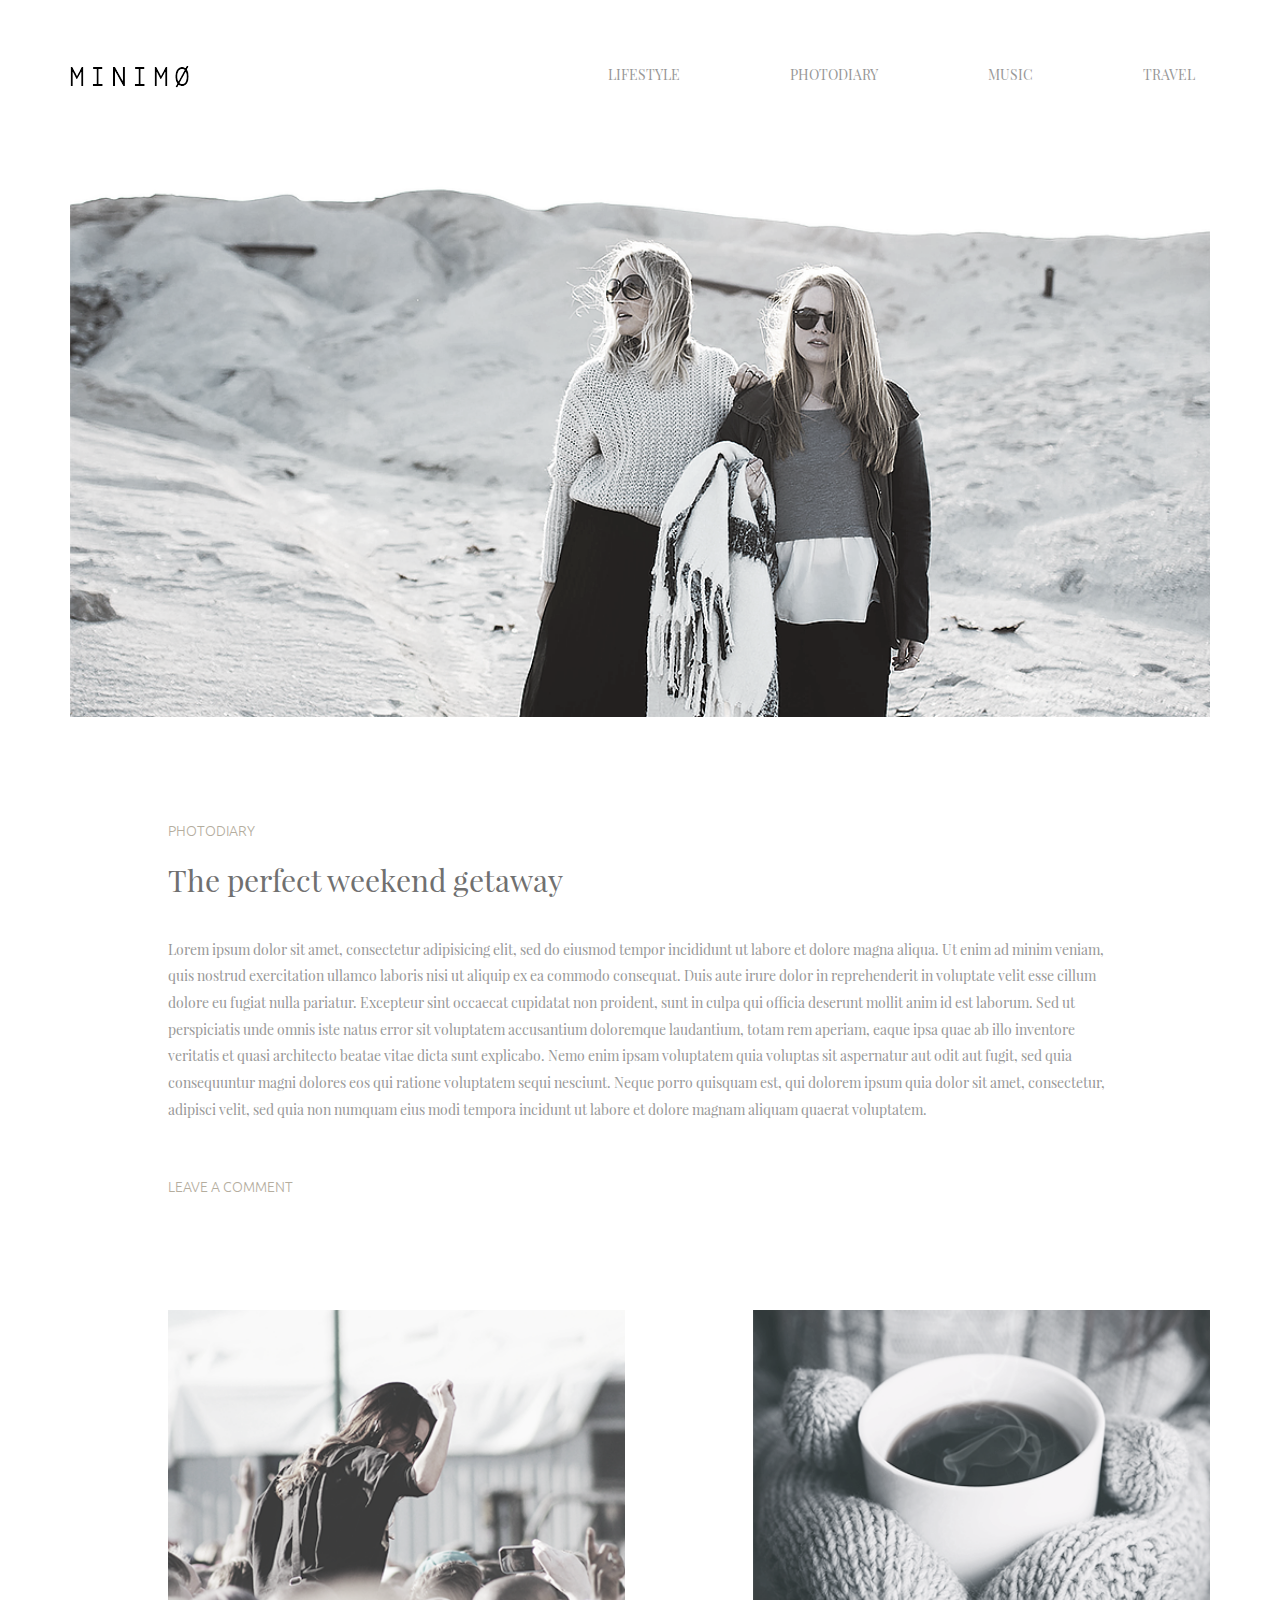
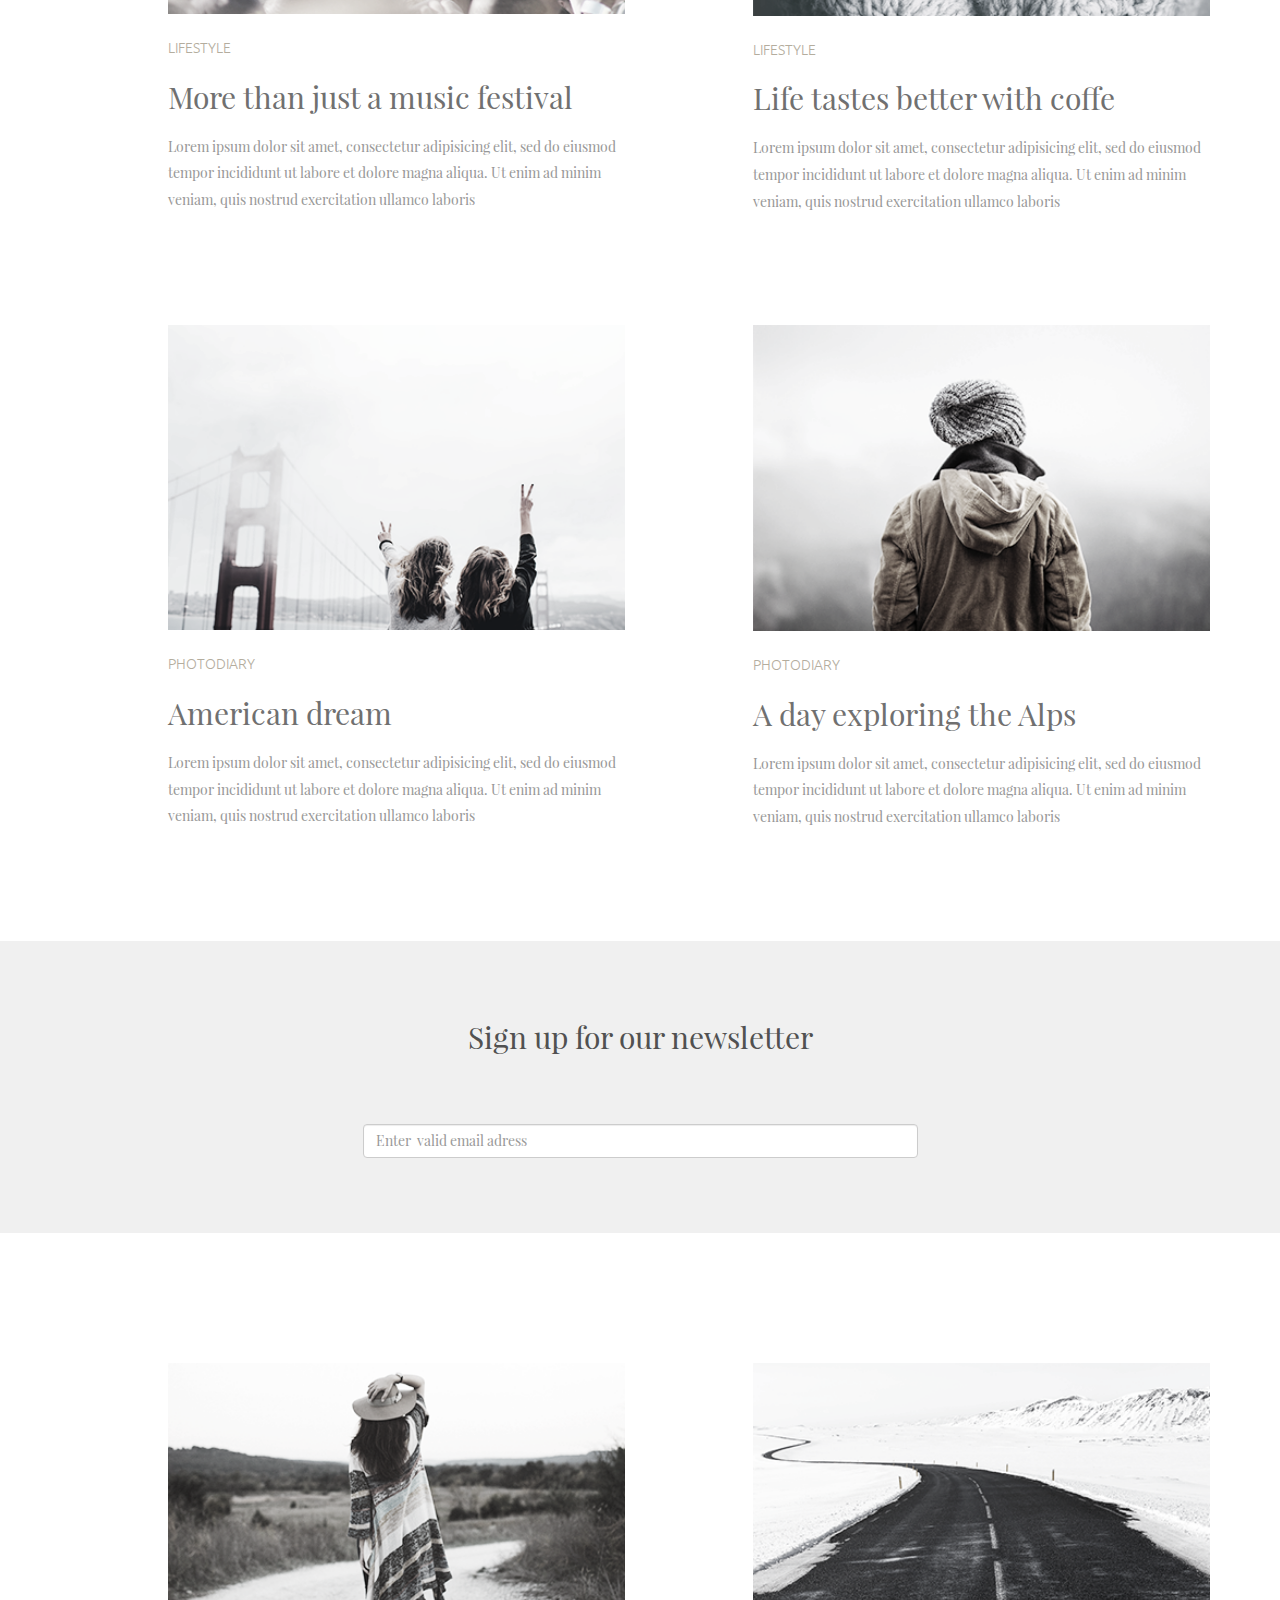
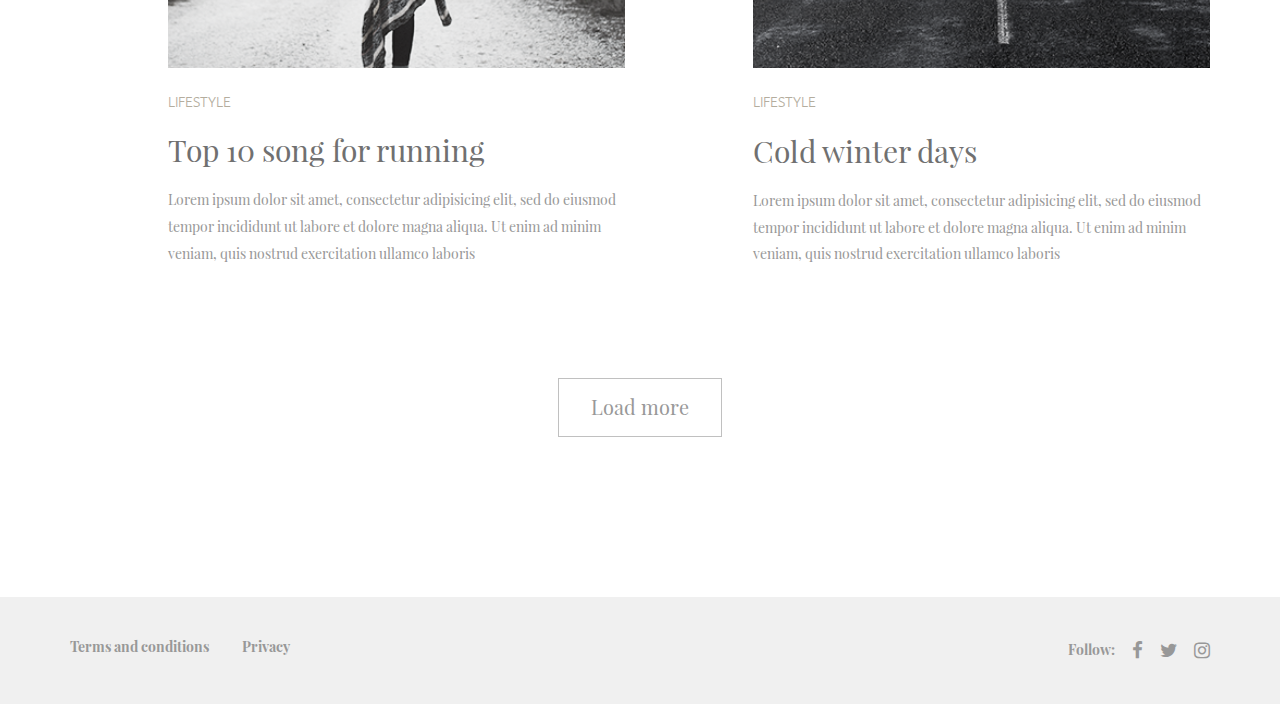
<file: index.html>
<!DOCTYPE html>
<html lang="en">
  <head>
    <!-- meta tags -->
    <meta charset="utf-8">
    <meta http-equiv="X-UA-Compatible" content="IE=edge">
    <meta name="viewport" content="width=device-width, initial-scale=1">

    <!-- title -->
    <title>MINIMO</title>

    <!-- JQuery -->
    <script src="lib/jquery/jquery-3.1.1.min.js"></script>

    <!-- Bootstrap -->
    <link href="lib/bootstrap/css/bootstrap.min.css" rel="stylesheet">
    <script src="lib/bootstrap/js/bootstrap.min.js"></script>

    <!-- Font Awesome -->
    <link href="lib/fontawesome/css/font-awesome.min.css" rel="stylesheet">

    <!-- css -->
    <link rel="stylesheet" type="text/css" href="css/fonts.css">
    <link rel="stylesheet" type="text/css" href="css/styles.css">
    <link rel="stylesheet" type="text/css" href="css/header.css">
    <link rel="stylesheet" type="text/css" href="css/posts.css">
    <link rel="stylesheet" type="text/css" href="css/newsletter.css">
    <link rel="stylesheet" type="text/css" href="css/button_more.css">
    <link rel="stylesheet" type="text/css" href="css/footer.css">
    <link rel="stylesheet" type="text/css" href="css/article.css">
    <link rel="stylesheet" type="text/css" href="css/comments.css">
    <link rel="stylesheet" type="text/css" href="css/sidebar.css">

    <!-- HTML5 shim and Respond.js for IE8 support of HTML5 elements and media queries -->
    <!-- WARNING: Respond.js doesn't work if you view the page via file:// -->
    <!--[if lt IE 9]>
      <script src="https://oss.maxcdn.com/html5shiv/3.7.3/html5shiv.min.js"></script>
      <script src="https://oss.maxcdn.com/respond/1.4.2/respond.min.js"></script>
    <![endif]-->
  </head>
  <body>
    <!-- header -->
    <nav class="navbar navbar-default">
      <div class="container">
        <div class="navbar-header">
          <button type="button" class="navbar-toggle collapsed" data-toggle="collapse" data-target="#nav_menu">
            <span class="sr-only">Toggle navigation</span>
            <span class="icon-bar"></span>
            <span class="icon-bar"></span>
            <span class="icon-bar"></span>
          </button>
          <a class="navbar-brand" href="#">
            <img src="img/logo.png" alt="Brand Logo" />
          </a>
        </div>
        <div class="collapse navbar-collapse" id="nav_menu">
          <ul class="nav navbar-nav navbar-right">
            <li><a href="#">LIFESTYLE</a></li>
            <li><a href="#">PHOTODIARY</a></li>
            <li><a href="#">MUSIC</a></li>
            <li><a href="#">TRAVEL</a></li>
          </ul>
        </div>
      </div>
    </nav>

    <!-- first post -->
    <div class="container">
      <div class="row">
        <div class="col-xs-12">
          <img id="first_post_img" src="img/big_art.png" class="img-responsive" alt="Responsive image">
        </div>
        <div class="col-xs-10 col-xs-offset-1">
          <p class="category"><a href="#">PHOTODIARY</a></p>
          <h1><a href="article-side.html">The perfect weekend getaway</a></h1>
          <p>
            Lorem ipsum dolor sit amet, consectetur adipisicing elit, sed do eiusmod tempor incididunt ut labore et dolore magna aliqua. Ut enim ad minim veniam, quis nostrud exercitation ullamco laboris nisi ut aliquip ex ea commodo consequat. Duis aute irure dolor in reprehenderit in voluptate velit esse cillum dolore eu fugiat nulla pariatur. Excepteur sint occaecat cupidatat non proident, sunt in culpa qui officia deserunt mollit anim id est laborum. Sed ut perspiciatis unde omnis iste natus error sit voluptatem accusantium doloremque laudantium, totam rem aperiam, eaque ipsa quae ab illo inventore veritatis et quasi architecto beatae vitae dicta sunt explicabo. Nemo enim ipsam voluptatem quia voluptas sit aspernatur aut odit aut fugit, sed quia consequuntur magni dolores eos qui ratione voluptatem sequi nesciunt. Neque porro quisquam est, qui dolorem ipsum quia dolor sit amet, consectetur, adipisci velit, sed quia non numquam eius modi tempora incidunt ut labore et dolore magnam aliquam quaerat voluptatem.
          </p>
          <p class="category leave_comment"><a href="#">LEAVE A COMMENT</a></p>
        </div>
      </div>
    </div>

    <!-- posts -->
    <div class="container">
      <div class="row arts">
        <div class="col-md-5 col-md-offset-1 col-sm-5 col-sm-offset-1 col-xs-10 col-xs-offset-1 art">
          <img src="img/img1.png" class="img-responsive" alt="Responsive image">
          <p class="category"><a href="#">LIFESTYLE</a></p>
          <h1><a href="#">More than just a music festival</a></h1>
          <p>
            Lorem ipsum dolor sit amet, consectetur adipisicing elit, sed do eiusmod tempor incididunt ut labore et dolore magna aliqua. Ut enim ad minim veniam, quis nostrud exercitation ullamco laboris
          </p>
        </div>
        <div class="col-md-5 col-sm-5 art col-xs-10 col-xs-offset-1">
          <img src="img/img2.png" class="img-responsive" alt="Responsive image">
          <p class="category"><a href="#">LIFESTYLE</a></p>
          <h1><a href="#">Life tastes better with coffe</a></h1>
          <p>
            Lorem ipsum dolor sit amet, consectetur adipisicing elit, sed do eiusmod tempor incididunt ut labore et dolore magna aliqua. Ut enim ad minim veniam, quis nostrud exercitation ullamco laboris
          </p>
        </div>
      </div>
      <div class="row arts">
        <div class="col-md-5 col-md-offset-1 col-sm-5 col-sm-offset-1 art col-xs-10 col-xs-offset-1">
          <img src="img/img3.png" class="img-responsive" alt="Responsive image">
          <p class="category"><a href="#">PHOTODIARY</a></p>
          <h1><a href="#">American dream</a></h1>
          <p>
            Lorem ipsum dolor sit amet, consectetur adipisicing elit, sed do eiusmod tempor incididunt ut labore et dolore magna aliqua. Ut enim ad minim veniam, quis nostrud exercitation ullamco laboris
          </p>
        </div>
        <div class="col-md-5 col-sm-5 art col-xs-10 col-xs-offset-1">
          <img src="img/img4.png" class="img-responsive" alt="Responsive image">
          <p class="category"><a href="#">PHOTODIARY</a></p>
          <h1><a href="#">A day exploring the Alps</a></h1>
          <p>
            Lorem ipsum dolor sit amet, consectetur adipisicing elit, sed do eiusmod tempor incididunt ut labore et dolore magna aliqua. Ut enim ad minim veniam, quis nostrud exercitation ullamco laboris
          </p>
        </div>
      </div>
    </div>

    <!-- newsletter -->
    <div class="jumbotron newsletter_jumb">
      <div class="container">
        <div class="row">
          <div class="col-xs-10 col-xs-offset-1 col-sm-6 col-sm-offset-3 newsletter">
            <h1>Sign up for our newsletter</a></h1>
            <form class="" action="index.html" method="post">
              <div class="form-group">
                <input type="email" class="form-control" id="exampleInputEmail1" placeholder="Enter  valid email adress">
              </div>
            </form>
          </div>
        </div>
      </div>
    </div>

    <!-- posts -->
    <div class="container">
      <div class="row arts">
        <div class="col-md-5 col-md-offset-1 col-sm-5 col-sm-offset-1 art col-xs-10 col-xs-offset-1">
          <img src="img/img5.png" class="img-responsive" alt="Responsive image">
          <p class="category"><a href="#">LIFESTYLE</a></p>
          <h1><a href="#">Top 10 song for running</a></h1>
          <p>
            Lorem ipsum dolor sit amet, consectetur adipisicing elit, sed do eiusmod tempor incididunt ut labore et dolore magna aliqua. Ut enim ad minim veniam, quis nostrud exercitation ullamco laboris
          </p>
        </div>
        <div class="col-md-5 col-sm-5 art col-xs-10 col-xs-offset-1">
          <img src="img/img6.png" class="img-responsive" alt="Responsive image">
          <p class="category"><a href="#">LIFESTYLE</a></p>
          <h1><a href="#">Cold winter days</a></h1>
          <p>
            Lorem ipsum dolor sit amet, consectetur adipisicing elit, sed do eiusmod tempor incididunt ut labore et dolore magna aliqua. Ut enim ad minim veniam, quis nostrud exercitation ullamco laboris
          </p>
        </div>
      </div>
    </div>

    <!-- button -->
    <div class="container">
      <div class="rows">
        <div class="col-xs-12 button_more_container" >
          <p class="button_more">
            Load more
          </p>
        </div>
      </div>
    </div>

    <!-- footer -->
    <footer>
      <div class="container">
        <div class="row">
          <div class="hidden-xs col-sm-6">
            <ul class="footer_links">
              <li><a href="#">Terms and conditions</a></li>
              <li><a href="#">Privacy</a></li>
            </ul>
          </div>
          <div class="col-xs-12 col-sm-6 footer_follow_sm hidden-xs">
            <p class="footer_icons">
              Follow:
              <a href="#"><i class="fa fa-facebook fa-lg"></i></a>
              <a href="#"><i class="fa fa-twitter fa-lg"></i></a>
              <a href="#"><i class="fa fa-instagram fa-lg"></i></a>

            </p>
          </div>
          <div class="col-xs-12 col-sm-6 footer_follow_xs visible-xs">
            <p class="footer_icons">
              <a href="#"><i class="fa fa-facebook fa-lg"></i></a>
              <a href="#"><i class="fa fa-twitter fa-lg"></i></a>
              <a href="#"><i class="fa fa-instagram fa-lg"></i></a>
            </p>
          </div
        </div>
      </div>
    </footer>
  </body>
</html>
</file>
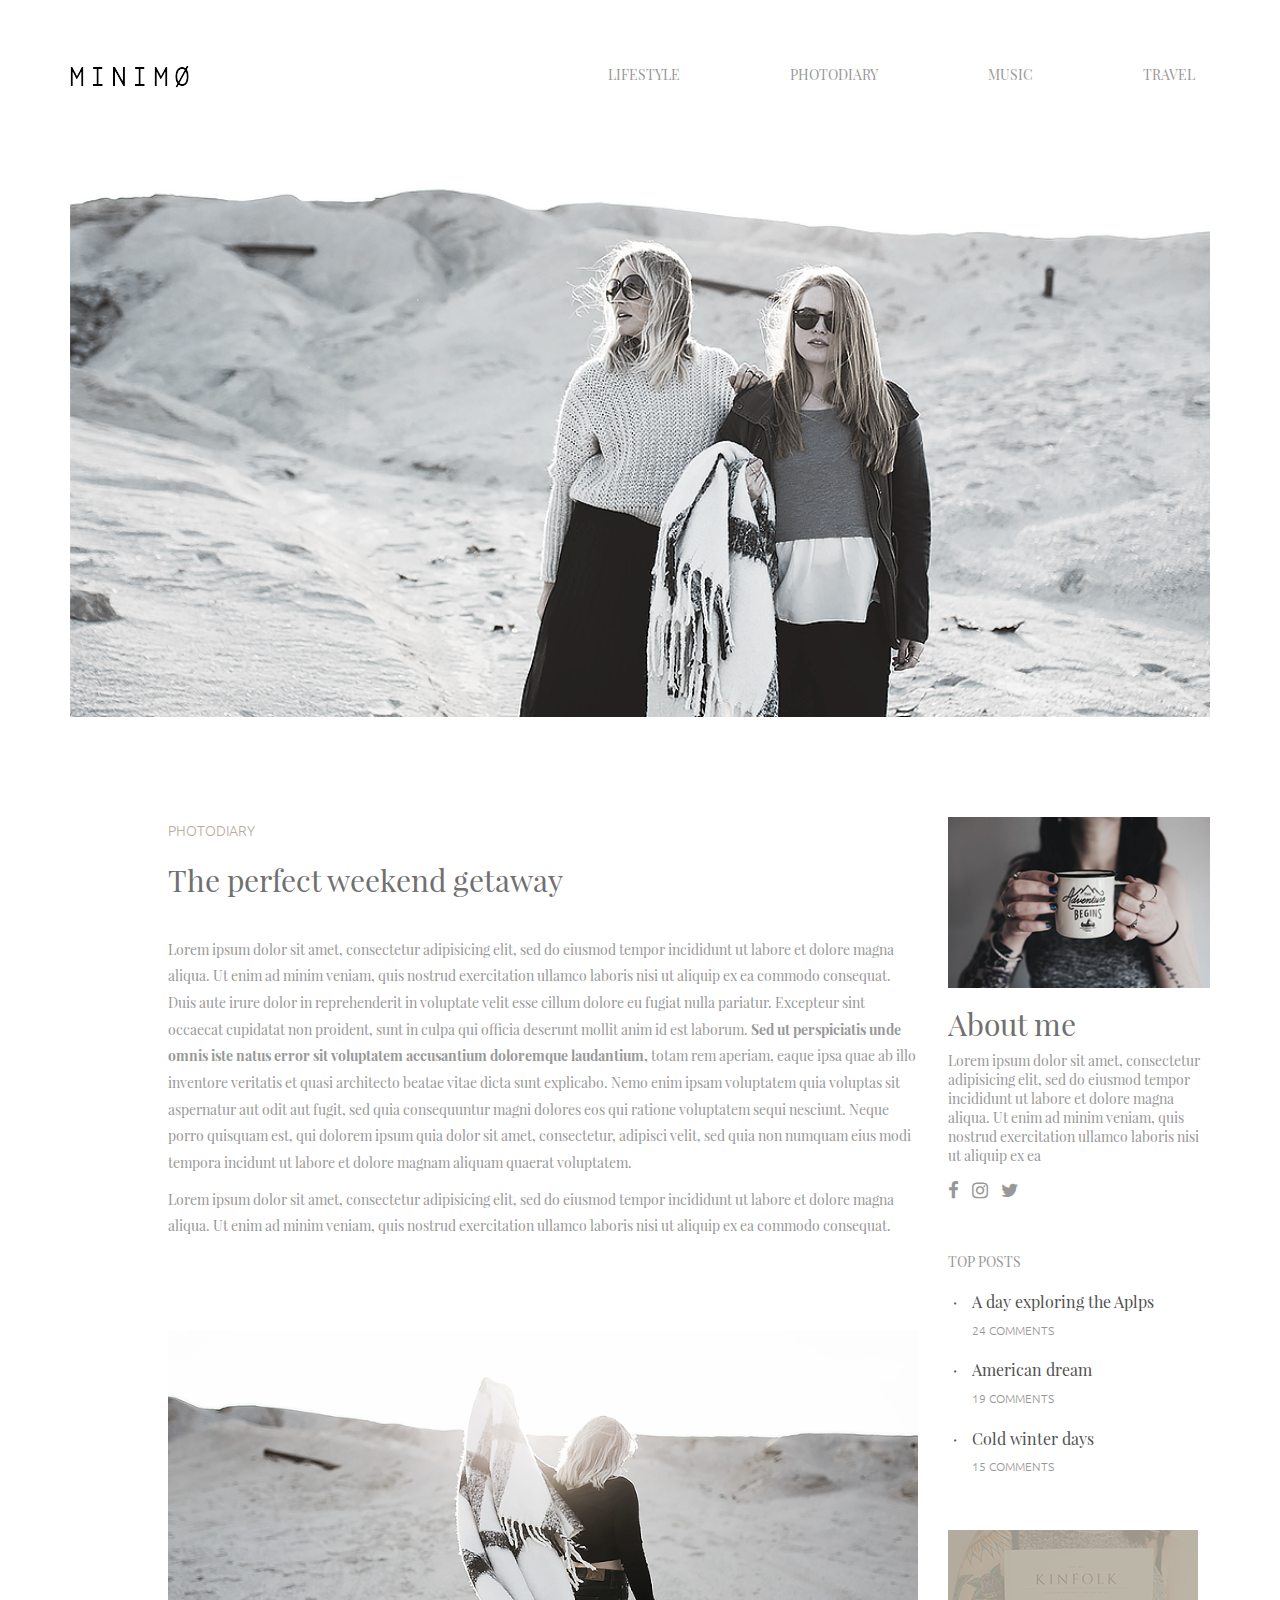
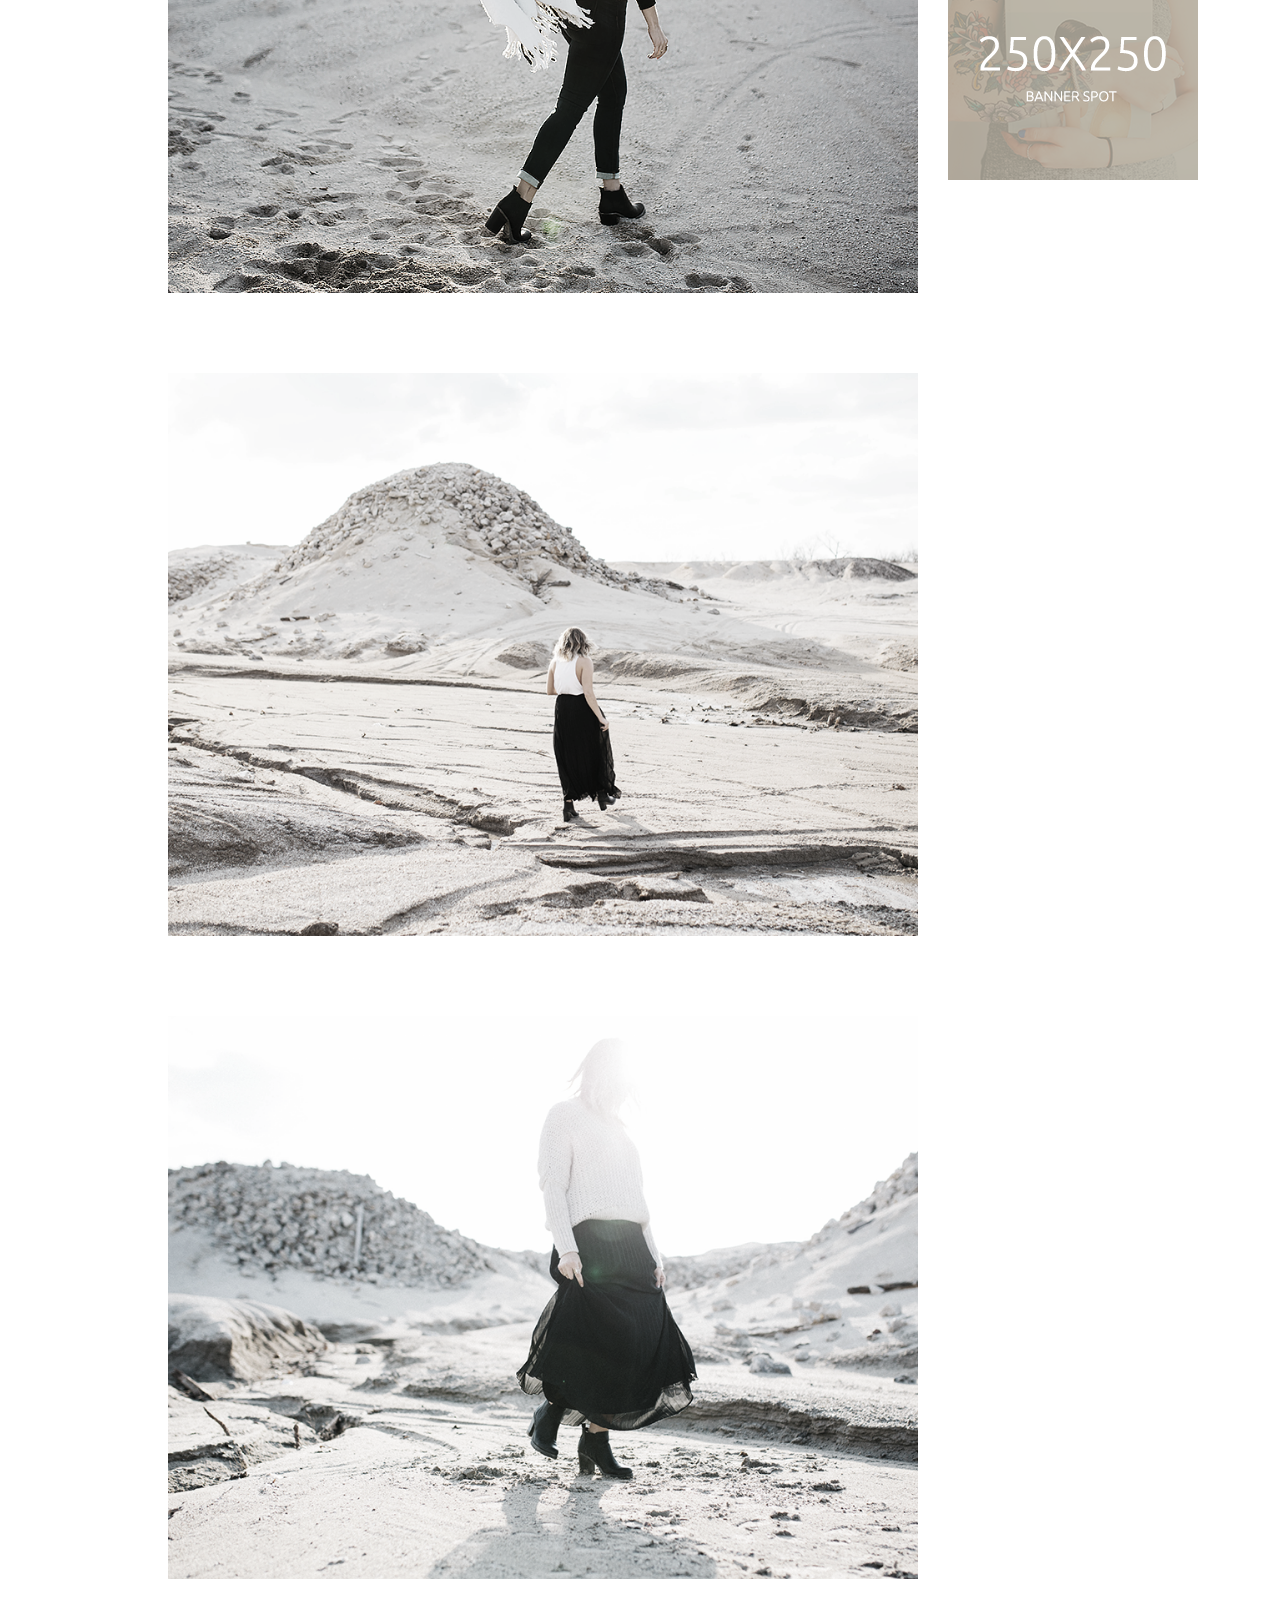
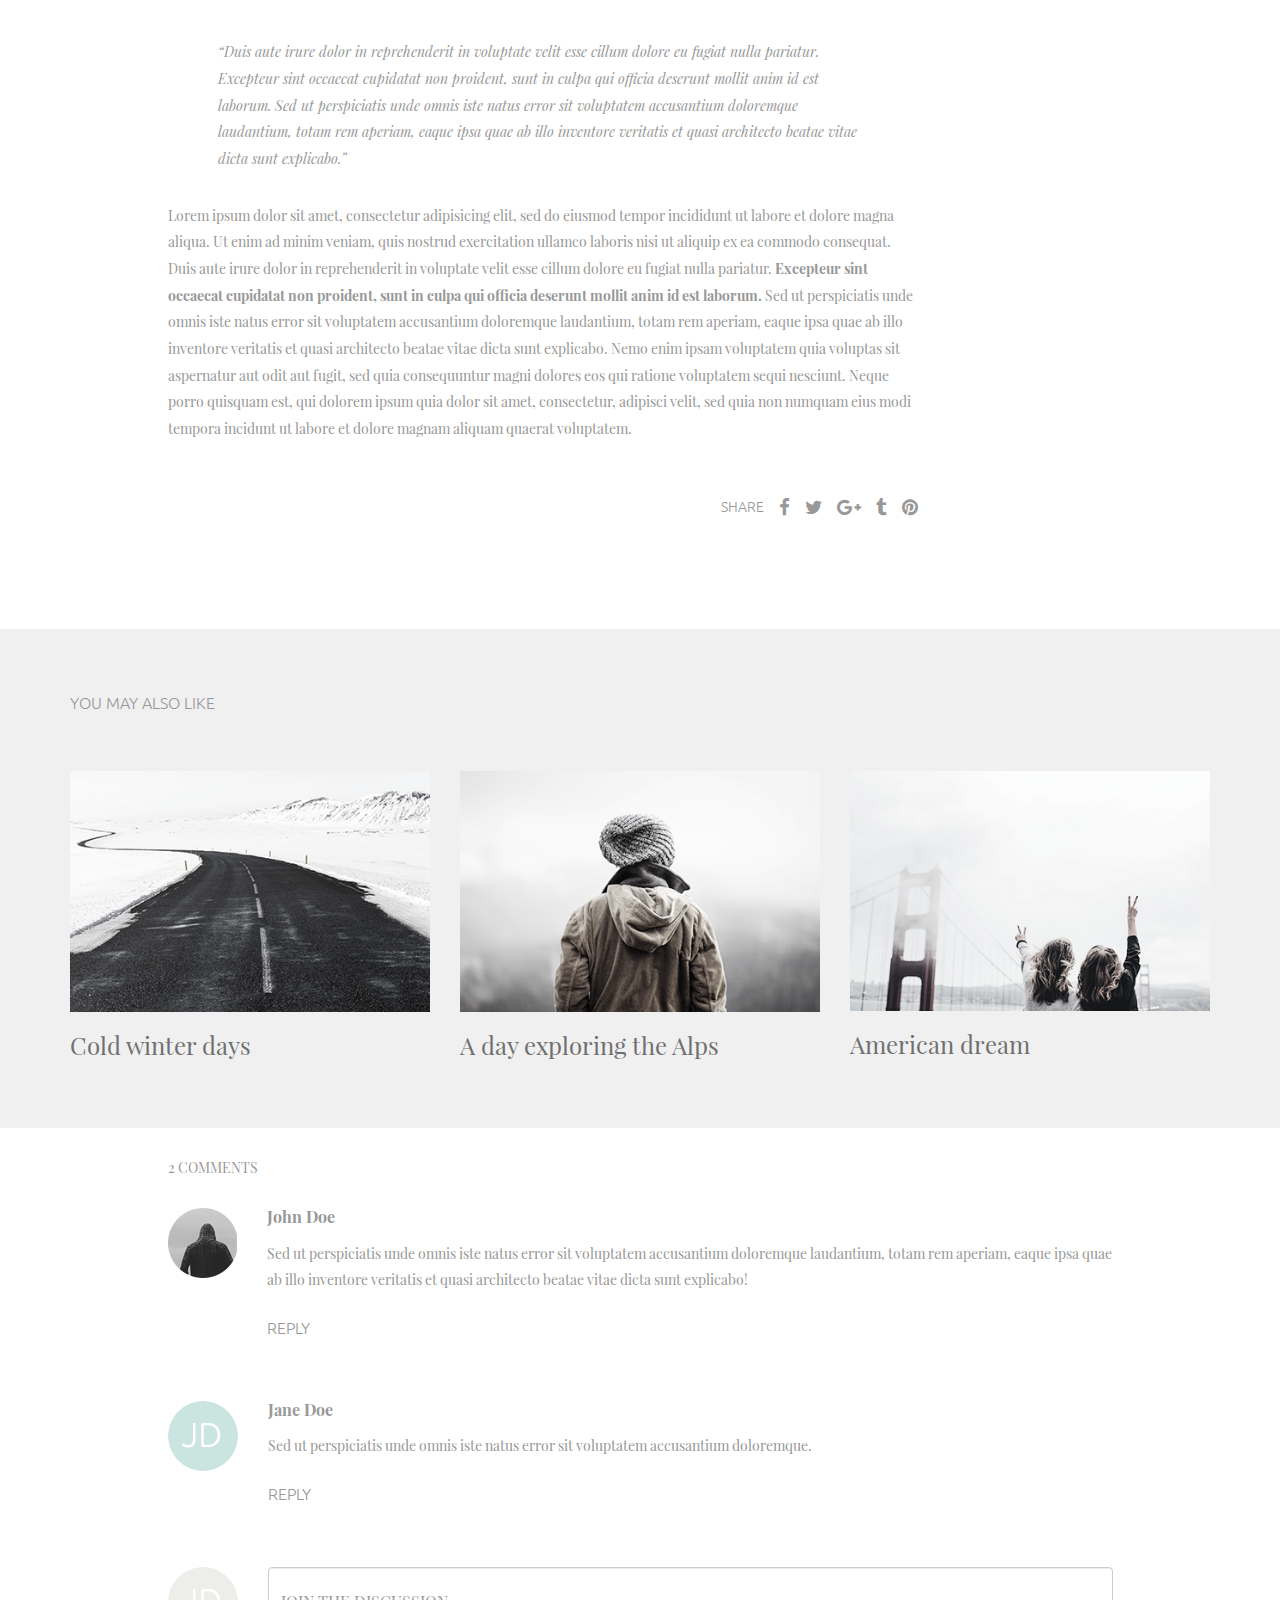
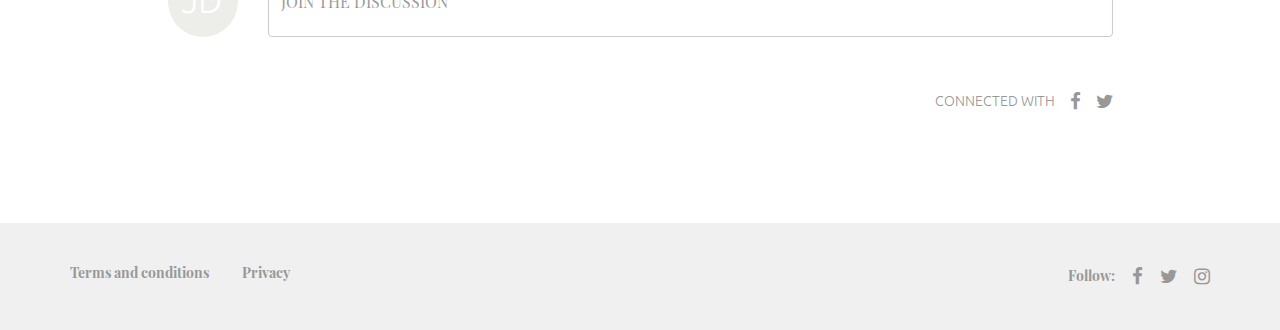
<file: article-side.html>
<!DOCTYPE html>
<html lang="en">
<head>
  <!-- meta tags -->
  <meta charset="utf-8">
  <meta http-equiv="X-UA-Compatible" content="IE=edge">
  <meta name="viewport" content="width=device-width, initial-scale=1">

  <!-- title -->
  <title>MINIMO</title>

  <!-- JQuery -->
  <script src="lib/jquery/jquery-3.1.1.min.js"></script>

  <!-- Bootstrap -->
  <link href="lib/bootstrap/css/bootstrap.min.css" rel="stylesheet">
  <script src="lib/bootstrap/js/bootstrap.min.js"></script>

  <!-- Font Awesome -->
  <link href="lib/fontawesome/css/font-awesome.min.css" rel="stylesheet">

  <!-- css -->
  <link rel="stylesheet" type="text/css" href="css/fonts.css">
  <link rel="stylesheet" type="text/css" href="css/styles.css">
  <link rel="stylesheet" type="text/css" href="css/header.css">
  <link rel="stylesheet" type="text/css" href="css/posts.css">
  <link rel="stylesheet" type="text/css" href="css/newsletter.css">
  <link rel="stylesheet" type="text/css" href="css/button_more.css">
  <link rel="stylesheet" type="text/css" href="css/footer.css">
  <link rel="stylesheet" type="text/css" href="css/article.css">
  <link rel="stylesheet" type="text/css" href="css/comments.css">
  <link rel="stylesheet" type="text/css" href="css/sidebar.css">

  <!-- HTML5 shim and Respond.js for IE8 support of HTML5 elements and media queries -->
  <!-- WARNING: Respond.js doesn't work if you view the page via file:// -->
  <!--[if lt IE 9]>
    <script src="https://oss.maxcdn.com/html5shiv/3.7.3/html5shiv.min.js"></script>
    <script src="https://oss.maxcdn.com/respond/1.4.2/respond.min.js"></script>
  <![endif]-->
</head>
  <body>
    <!-- header -->
    <nav class="navbar navbar-default">
      <div class="container">
        <div class="navbar-header">
          <button type="button" class="navbar-toggle collapsed" data-toggle="collapse" data-target="#nav_menu">
            <span class="sr-only">Toggle navigation</span>
            <span class="icon-bar"></span>
            <span class="icon-bar"></span>
            <span class="icon-bar"></span>
          </button>
          <a class="navbar-brand" href="#">
            <img src="img/logo.png" alt="Brand Logo" />
          </a>
        </div>
        <div class="collapse navbar-collapse" id="nav_menu">
          <ul class="nav navbar-nav navbar-right">
            <li><a href="#">LIFESTYLE</a></li>
            <li><a href="#">PHOTODIARY</a></li>
            <li><a href="#">MUSIC</a></li>
            <li><a href="#">TRAVEL</a></li>
          </ul>
        </div>
      </div>
    </nav>

    <!-- article -->
    <div class="container">
      <div class="row">
        <div class="col-xs-12">
          <img id="first_post_img" src="img/big_art.png" class="img-responsive" alt="Responsive image">
        </div>
        <div class="col-xs-10 col-xs-offset-1 col-md-8 col-md-offset-1">
          <p class="category"><a href="#">PHOTODIARY</a></p>
          <h1><a href="#">The perfect weekend getaway</a></h1>
          <p>
            Lorem ipsum dolor sit amet, consectetur adipisicing elit, sed do eiusmod tempor incididunt ut labore et dolore magna aliqua. Ut enim ad minim veniam, quis nostrud exercitation ullamco laboris nisi ut aliquip ex ea commodo consequat. Duis aute irure dolor in reprehenderit in voluptate velit esse cillum dolore eu fugiat nulla pariatur. Excepteur sint occaecat cupidatat non proident, sunt in culpa qui officia deserunt mollit anim id est laborum. <strong>Sed ut perspiciatis unde omnis iste natus error sit voluptatem accusantium doloremque laudantium,</strong> totam rem aperiam, eaque ipsa quae ab illo inventore veritatis et quasi architecto beatae vitae dicta sunt explicabo. Nemo enim ipsam voluptatem quia voluptas sit aspernatur aut odit aut fugit, sed quia consequuntur magni dolores eos qui ratione voluptatem sequi nesciunt. Neque porro quisquam est, qui dolorem ipsum quia dolor sit amet, consectetur, adipisci velit, sed quia non numquam eius modi tempora incidunt ut labore et dolore magnam aliquam quaerat voluptatem.
          </p>
          <p>
            Lorem ipsum dolor sit amet, consectetur adipisicing elit, sed do eiusmod tempor incididunt ut labore et dolore magna aliqua. Ut enim ad minim veniam, quis nostrud exercitation ullamco laboris nisi ut aliquip ex ea commodo consequat.
          </p>
          <img class="art_img img-responsive" src="img/art1.png" alt="Image from photodiary">
          <img class="art_img img-responsive" src="img/art2.png" alt="Image from photodiary">
          <img class="art_img img-responsive" src="img/art3.png" alt="Image from photodiary">
          <blockquote class="art_blockqoute">
            <p>“Duis aute irure dolor in reprehenderit in voluptate velit esse cillum dolore eu fugiat nulla pariatur. Excepteur sint occaecat cupidatat non proident, sunt in culpa qui officia deserunt mollit anim id est laborum. Sed ut perspiciatis unde omnis iste natus error sit voluptatem accusantium doloremque laudantium, totam rem aperiam, eaque ipsa quae ab illo inventore veritatis et quasi architecto beatae vitae dicta sunt explicabo.” </p>
          </blockquote>
          <p>
            Lorem ipsum dolor sit amet, consectetur adipisicing elit, sed do eiusmod tempor incididunt ut labore et dolore magna aliqua. Ut enim ad minim veniam, quis nostrud exercitation ullamco laboris nisi ut aliquip ex ea commodo consequat. Duis aute irure dolor in reprehenderit in voluptate velit esse cillum dolore eu fugiat nulla pariatur. <Strong>Excepteur sint occaecat cupidatat non proident, sunt in culpa qui officia deserunt mollit anim id est laborum.</strong> Sed ut perspiciatis unde omnis iste natus error sit voluptatem accusantium doloremque laudantium, totam rem aperiam, eaque ipsa quae ab illo inventore veritatis et quasi architecto beatae vitae dicta sunt explicabo. Nemo enim ipsam voluptatem quia voluptas sit aspernatur aut odit aut fugit, sed quia consequuntur magni dolores eos qui ratione voluptatem sequi nesciunt. Neque porro quisquam est, qui dolorem ipsum quia dolor sit amet, consectetur, adipisci velit, sed quia non numquam eius modi tempora incidunt ut labore et dolore magnam aliquam quaerat voluptatem.
          </p>
          <div class="art_share">
            <p>
              SHARE
              <a href="#"><i class="fa fa-facebook fa-lg"></i></a>
              <a href="#"><i class="fa fa-twitter fa-lg"></i></a>
              <a href="#"><i class="fa fa-google-plus fa-lg"></i></a>
              <a href="#"><i class="fa fa-tumblr fa-lg"></i></a>
              <a href="#"><i class="fa fa-pinterest fa-lg"></i></a>
            </p>
          </div>
        </div>
        <div class="col-md-3 hidden-xs	hidden-sm">
          <div class="about_me">
            <img src="img/about_me.png" alt="" />
            <h1>About me</h1>
            <p>
              Lorem ipsum dolor sit amet, consectetur adipisicing elit, sed do eiusmod tempor incididunt ut labore et dolore magna aliqua. Ut enim ad minim veniam, quis nostrud exercitation ullamco laboris nisi ut aliquip ex ea
            </p>
            <p class="about_me_links">
              <a href="#"><i class="fa fa-facebook fa-lg"></i></a>
              <a href="#"><i class="fa fa-instagram fa-lg"></i></a>
              <a href="#"><i class="fa fa-twitter fa-lg"></i></a>
            </p>
          </div>
          <div class="top_posts">
            <p class="top_posts_tittle">TOP POSTS</p>
            <h3 class="top_posts_header"><a href="#">A day exploring the Aplps</a></h3>
            <p class="top_posts_comment">24 COMMENTS</p>
            <h3 class="top_posts_header"><a href="#">American dream</a></h3>
            <p class="top_posts_comment">19 COMMENTS</p>
            <h3 class="top_posts_header"><a href="#">Cold winter days</a></h3>
            <p class="top_posts_comment">15 COMMENTS</p>
          </div>
          <div class="banner">
            <img src="img/banner.png" alt="" />
          </div>
        </div>
      </div>
    </div>

    <!-- also like -->
    <div class="jumbotron jumb_also_like">
      <div class="container">
        <div class="row">
          <div class="col-xs-12 also_like_title">
            <p>
              YOU MAY ALSO LIKE
            </p>
          </div>
          <div class="col-xs-10 col-xs-offset-1 col-sm-offset-0 col-sm-4 also_like">
            <img class="art_img img-responsive" src="img/img6.png" alt="Image from photodiary">
            <h1><a href="#">Cold winter days</a></h1>
          </div>
          <div class="col-xs-10 col-xs-offset-1 col-sm-offset-0 col-sm-4 also_like">
            <img class="art_img img-responsive" src="img/img4.png" alt="Image from photodiary">
            <h1><a href="#">A day exploring the Alps</a></h1>
          </div>
          <div class="col-xs-10 col-xs-offset-1 col-sm-offset-0 col-sm-4 also_like">
            <img class="art_img img-responsive" src="img/img3.png" alt="Image from photodiary">
            <h1><a href="#">American dream</a></h1>
          </div>
        </div>
      </div>
    </div>

    <!-- comments -->
    <div class="container">
      <div class="row">
        <div class="col-xs-10 col-xs-offset-1 comments_tittle">
          2 COMMENTS
        </div>
        <div class="col-xs-10 col-xs-offset-1 ">
          <div class="media comment">
            <div class="media-left">
              <a href="#">
                <img class="media-object" src="img/comment1.png" alt="...">
              </a>
            </div>
            <div class="media-body">
              <h4 class="media-heading">John Doe</h4>
              <p>
                Sed ut perspiciatis unde omnis iste natus error sit voluptatem accusantium doloremque laudantium, totam rem aperiam, eaque ipsa quae ab illo inventore veritatis et quasi architecto beatae vitae dicta sunt explicabo!
              </p>
              <p class="comment_reply">
                <a href="#">REPLY</a>
              </p>
            </div>
          </div>
          <div class="media comment">
            <div class="media-left">
              <a href="#">
                <img class="media-object" src="img/comment2.png" alt="...">
              </a>
            </div>
            <div class="media-body">
              <h4 class="media-heading">Jane Doe</h4>
              <p>
                Sed ut perspiciatis unde omnis iste natus error sit voluptatem accusantium doloremque.
              </p>
              <p class="comment_reply">
                <a href="#">REPLY</a>
              </p>
            </div>
          </div>
          <div class="media comment">
            <div class="media-left">
              <a href="#">
                <img class="media-object" src="img/comment3.png" alt="...">
              </a>
            </div>
            <div class="media-body">
              <input type="text" class="form-control comment-input" id="text" placeholder="JOIN THE DISCUSSION">
            </div>
          </div>
        </div>
        <div class="col-xs-10 col-xs-offset-1 connected_with">
          <p>
            CONNECTED WITH
            <a href="#"><i class="fa fa-facebook fa-lg"></i></a>
            <a href="#"><i class="fa fa-twitter fa-lg"></i></a>
          </p>
        </div>
      </div>
    </div>

    <!-- footer -->
    <footer>
      <div class="container">
        <div class="row">
          <div class="hidden-xs col-sm-6">
            <ul class="footer_links">
              <li><a href="#">Terms and conditions</a></li>
              <li><a href="#">Privacy</a></li>
            </ul>
          </div>
          <div class="col-xs-12 col-sm-6 footer_follow_sm hidden-xs">
            <p class="footer_icons">
              Follow:
              <a href="#"><i class="fa fa-facebook fa-lg"></i></a>
              <a href="#"><i class="fa fa-twitter fa-lg"></i></a>
              <a href="#"><i class="fa fa-instagram fa-lg"></i></a>

            </p>
          </div>
          <div class="col-xs-12 col-sm-6 footer_follow_xs visible-xs">
            <p class="footer_icons">
              <a href="#"><i class="fa fa-facebook fa-lg"></i></a>
              <a href="#"><i class="fa fa-twitter fa-lg"></i></a>
              <a href="#"><i class="fa fa-instagram fa-lg"></i></a>
            </p>
          </div
        </div>
      </div>
    </footer>
  </body>
</html>
</file>
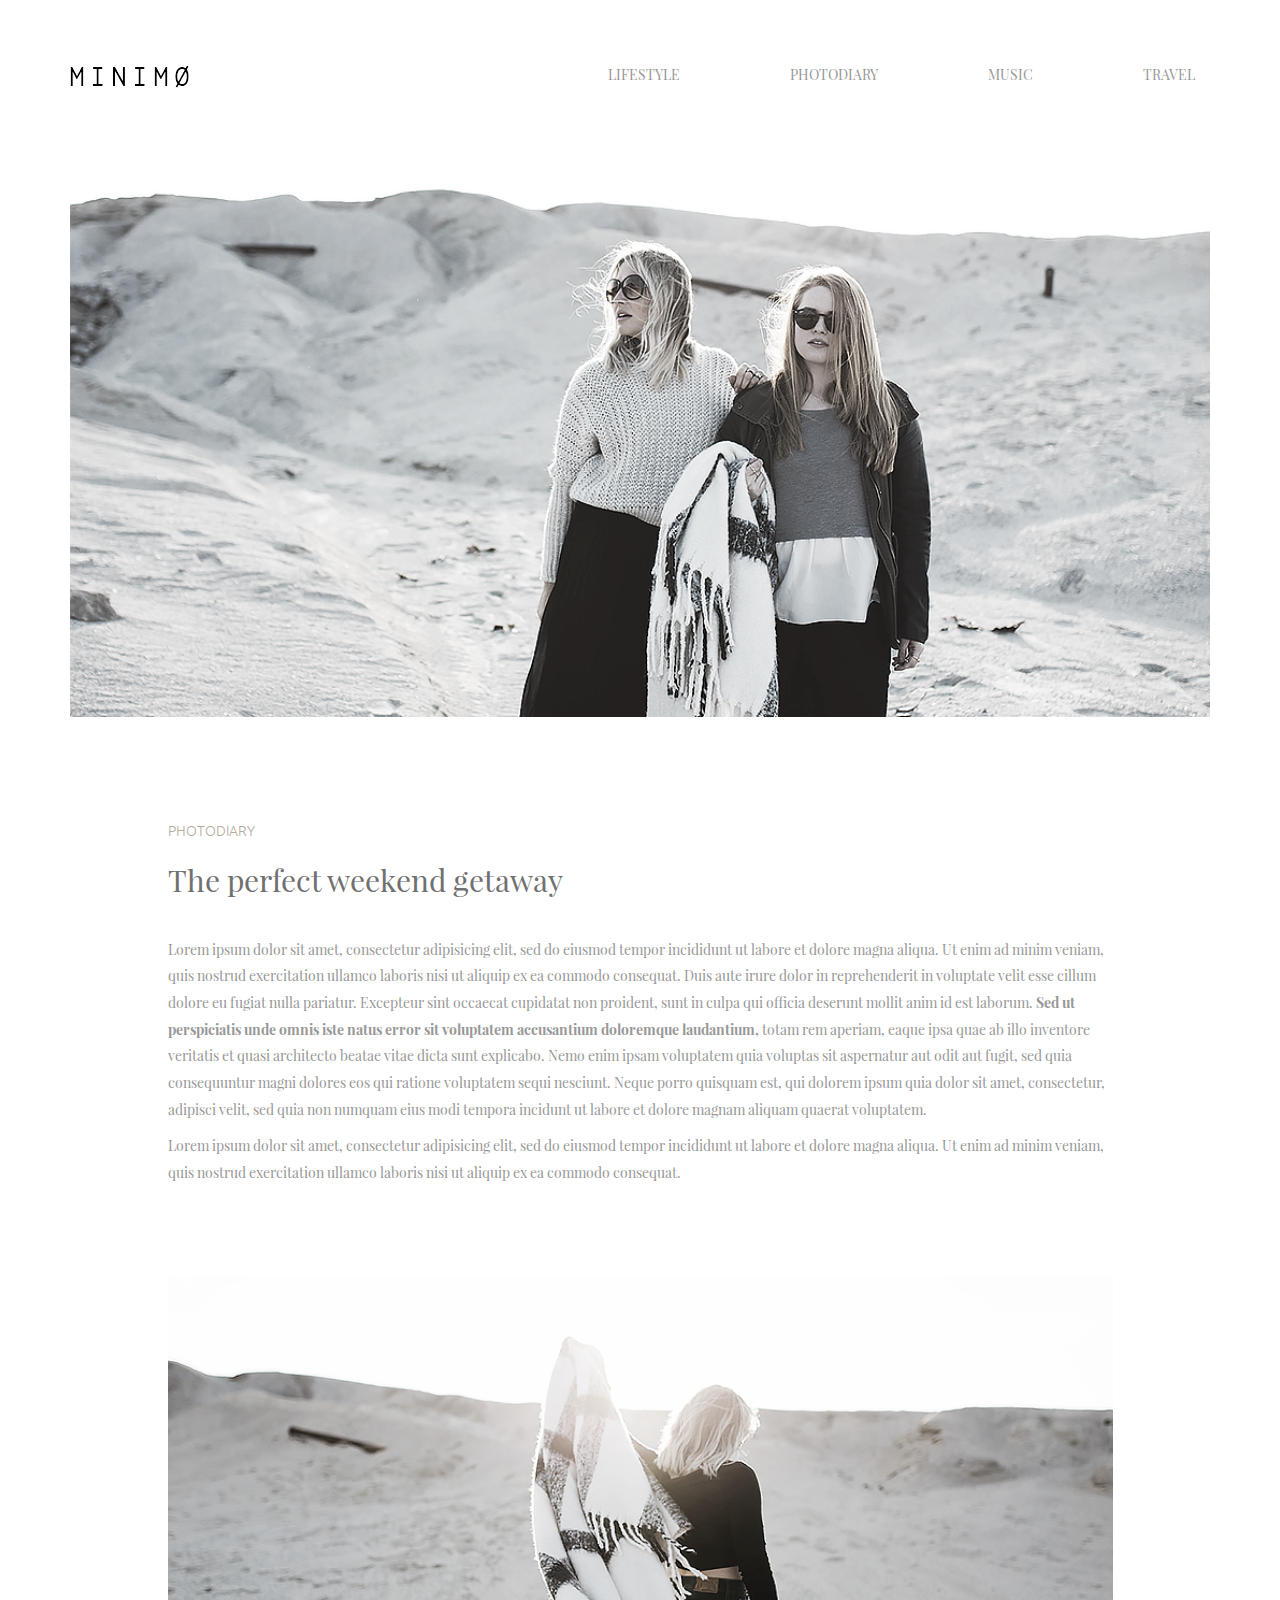
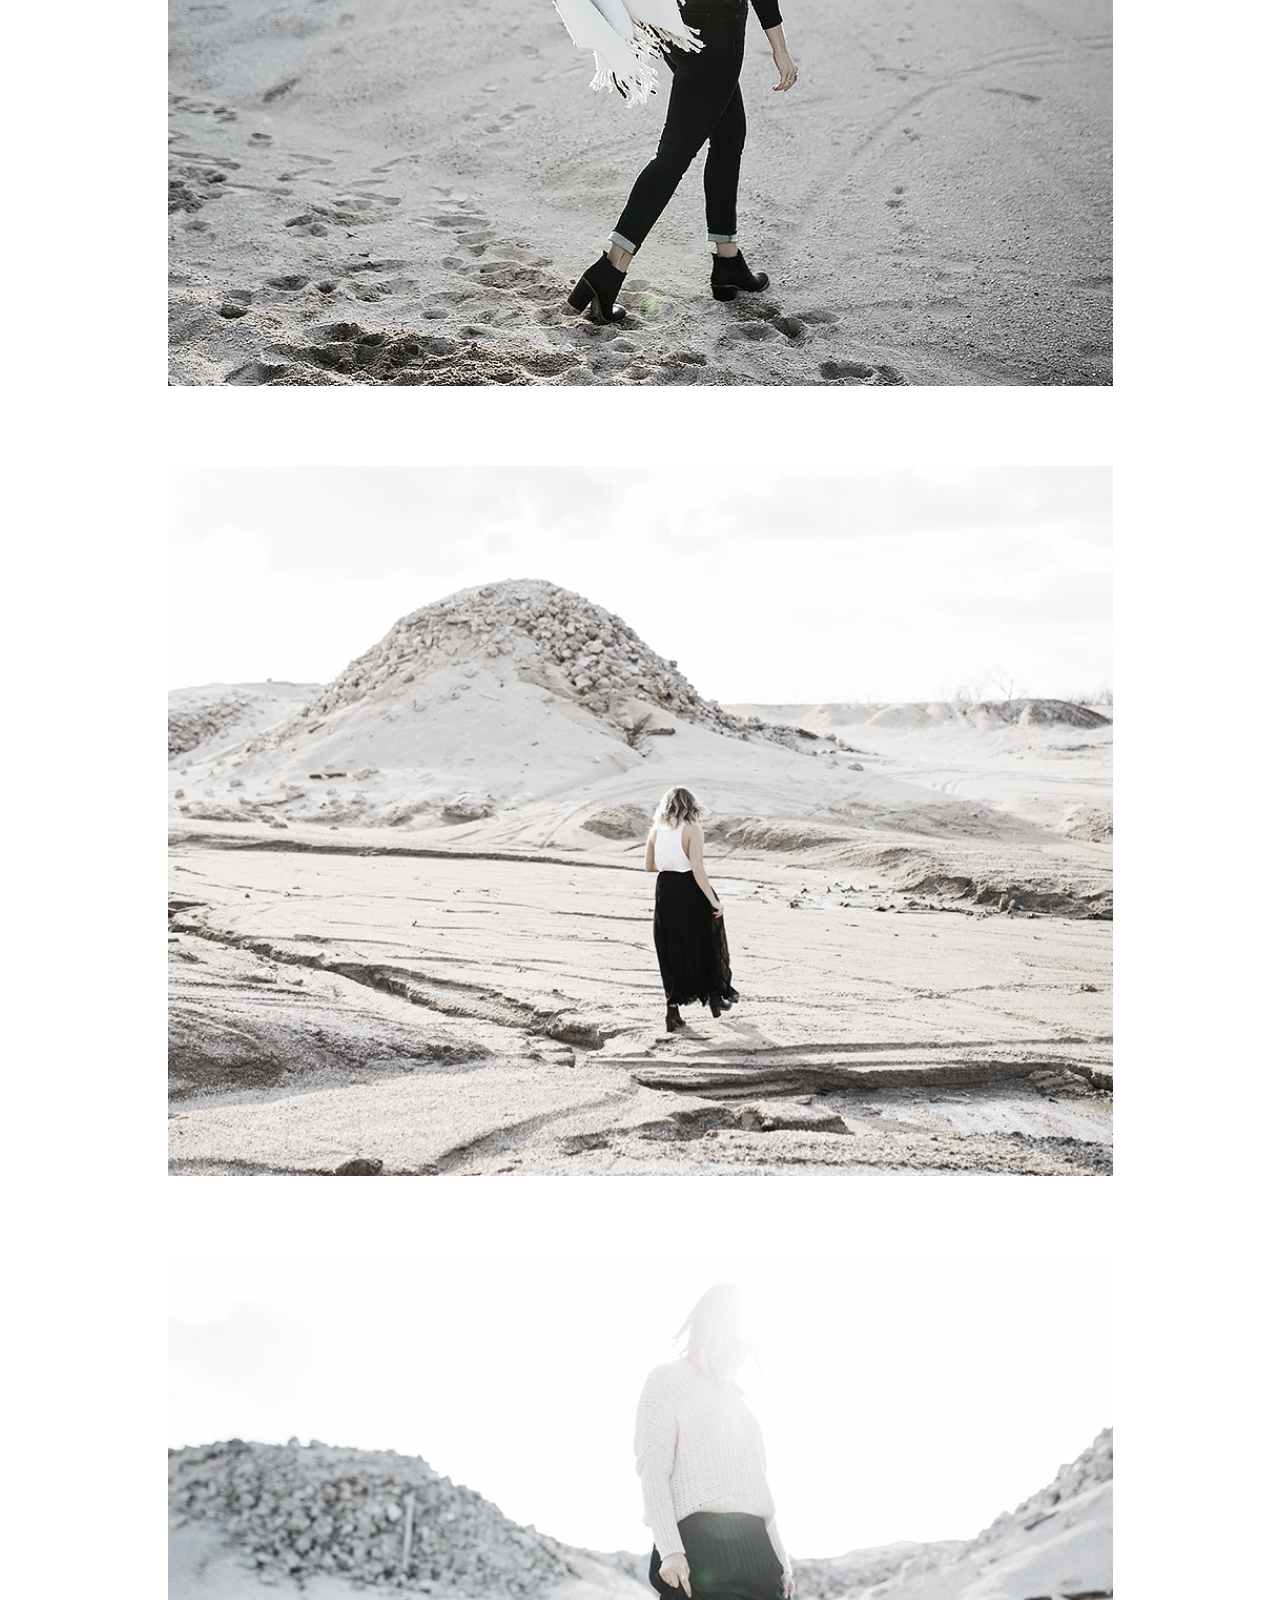
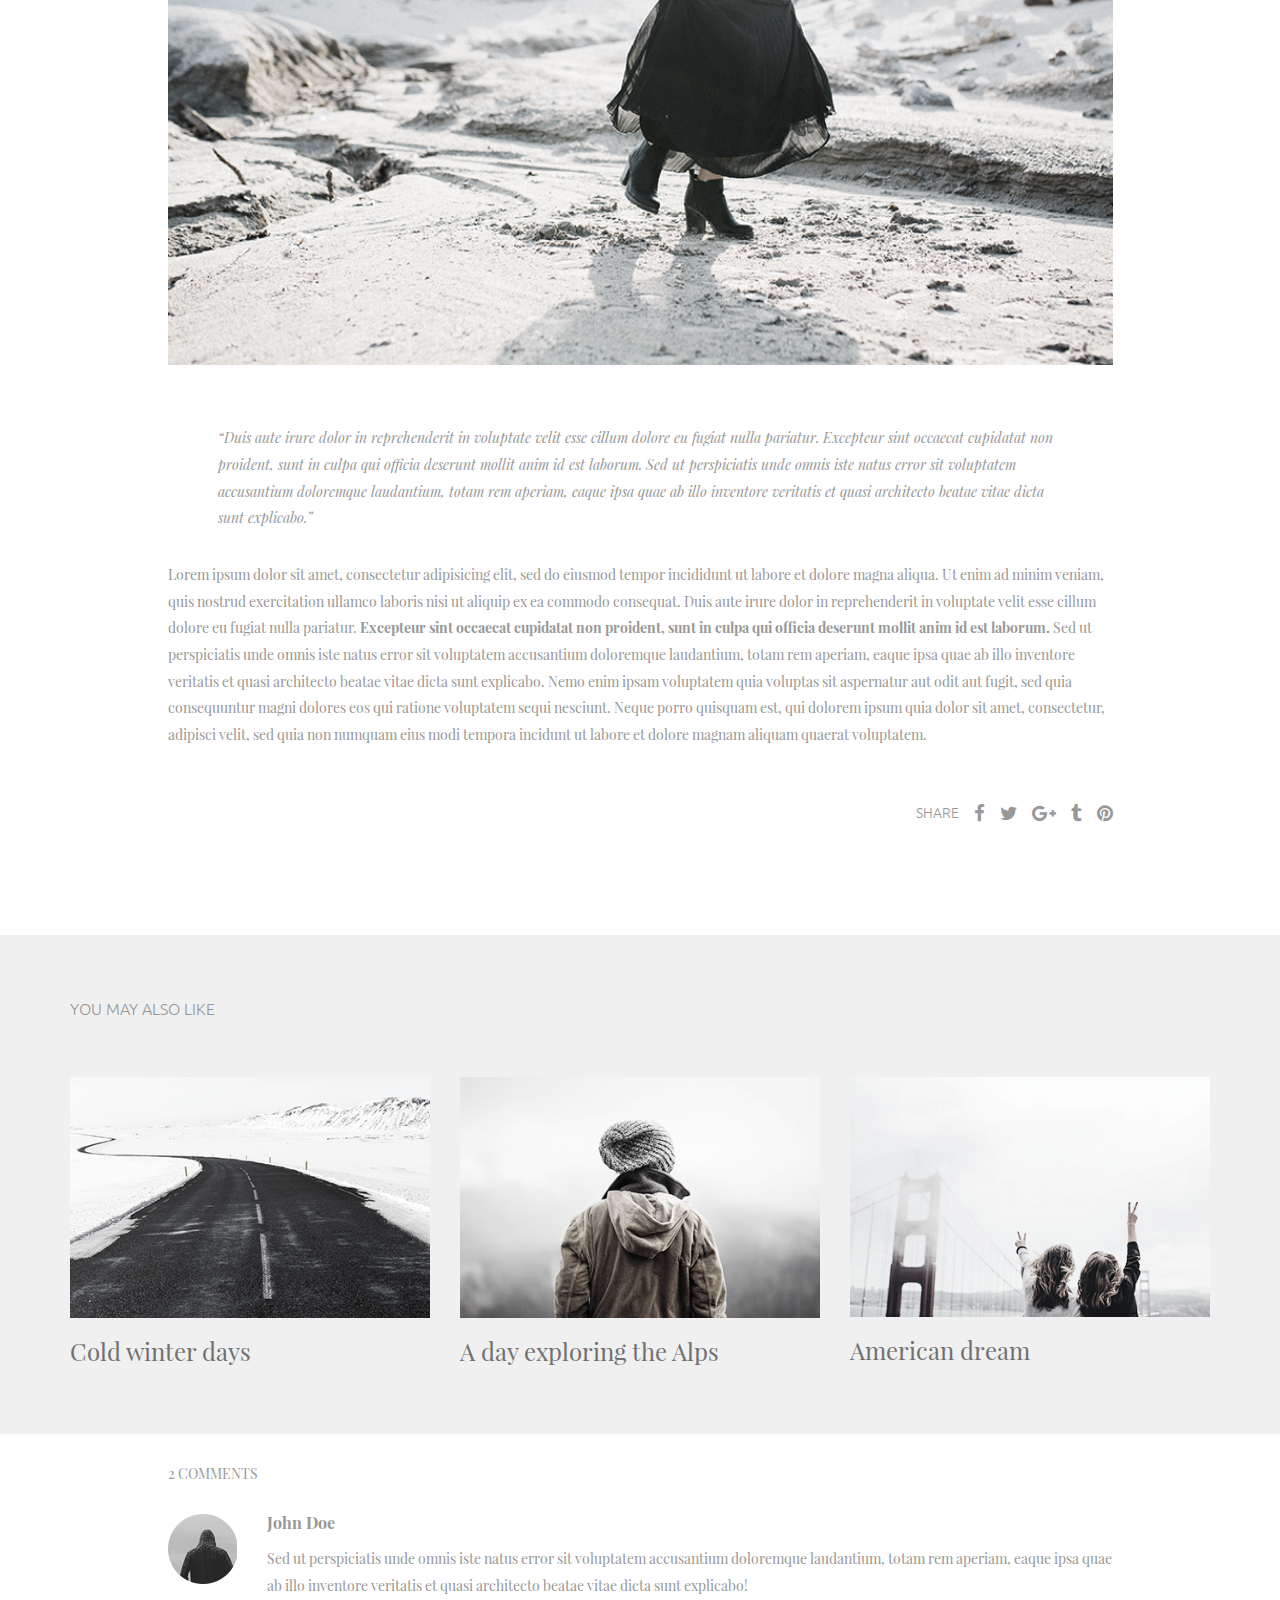
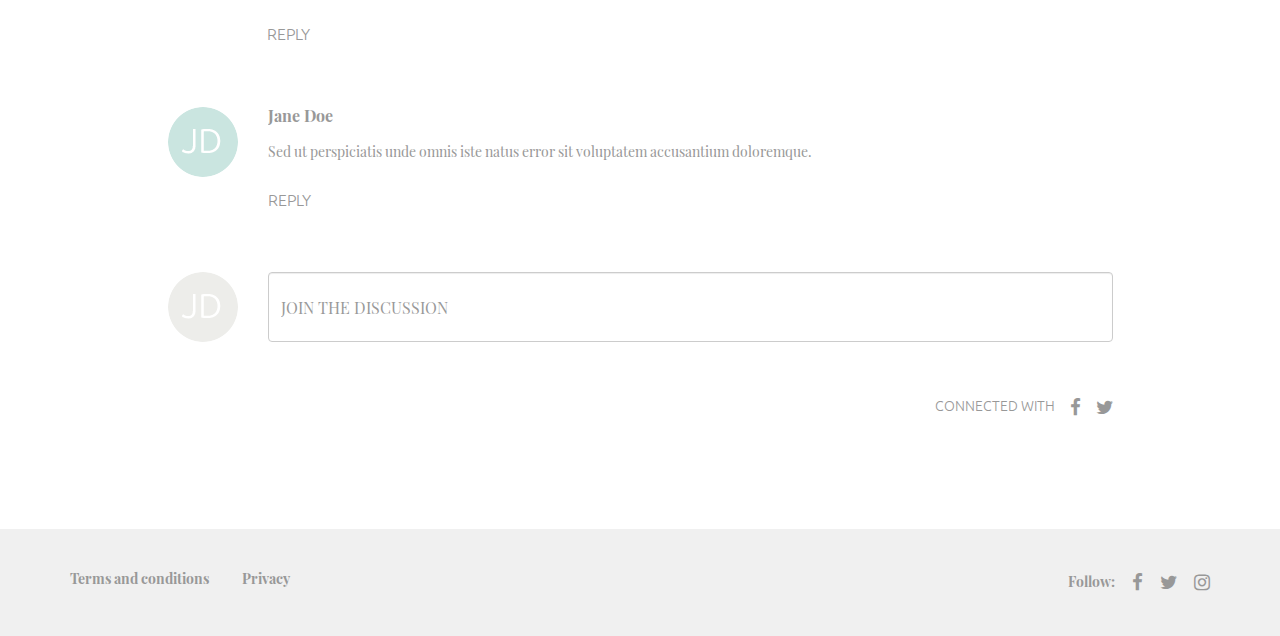
<file: article.html>
<!DOCTYPE html>
<html lang="en">
<head>
  <!-- meta tags -->
  <meta charset="utf-8">
  <meta http-equiv="X-UA-Compatible" content="IE=edge">
  <meta name="viewport" content="width=device-width, initial-scale=1">

  <!-- title -->
  <title>MINIMO</title>

  <!-- JQuery -->
  <script src="lib/jquery/jquery-3.1.1.min.js"></script>

  <!-- Bootstrap -->
  <link href="lib/bootstrap/css/bootstrap.min.css" rel="stylesheet">
  <script src="lib/bootstrap/js/bootstrap.min.js"></script>

  <!-- Font Awesome -->
  <link href="lib/fontawesome/css/font-awesome.min.css" rel="stylesheet">

  <!-- css -->
  <link rel="stylesheet" type="text/css" href="css/fonts.css">
  <link rel="stylesheet" type="text/css" href="css/styles.css">
  <link rel="stylesheet" type="text/css" href="css/header.css">
  <link rel="stylesheet" type="text/css" href="css/posts.css">
  <link rel="stylesheet" type="text/css" href="css/newsletter.css">
  <link rel="stylesheet" type="text/css" href="css/button_more.css">
  <link rel="stylesheet" type="text/css" href="css/footer.css">
  <link rel="stylesheet" type="text/css" href="css/article.css">
  <link rel="stylesheet" type="text/css" href="css/comments.css">
  <link rel="stylesheet" type="text/css" href="css/sidebar.css">

  <!-- HTML5 shim and Respond.js for IE8 support of HTML5 elements and media queries -->
  <!-- WARNING: Respond.js doesn't work if you view the page via file:// -->
  <!--[if lt IE 9]>
    <script src="https://oss.maxcdn.com/html5shiv/3.7.3/html5shiv.min.js"></script>
    <script src="https://oss.maxcdn.com/respond/1.4.2/respond.min.js"></script>
  <![endif]-->
</head>
  <body>
    <!-- header -->
    <nav class="navbar navbar-default">
      <div class="container">
        <div class="navbar-header">
          <button type="button" class="navbar-toggle collapsed" data-toggle="collapse" data-target="#nav_menu">
            <span class="sr-only">Toggle navigation</span>
            <span class="icon-bar"></span>
            <span class="icon-bar"></span>
            <span class="icon-bar"></span>
          </button>
          <a class="navbar-brand" href="#">
            <img src="img/logo.png" alt="Brand Logo" />
          </a>
        </div>
        <div class="collapse navbar-collapse" id="nav_menu">
          <ul class="nav navbar-nav navbar-right">
            <li><a href="#">LIFESTYLE</a></li>
            <li><a href="#">PHOTODIARY</a></li>
            <li><a href="#">MUSIC</a></li>
            <li><a href="#">TRAVEL</a></li>
          </ul>
        </div>
      </div>
    </nav>

    <!-- article -->
    <div class="container">
      <div class="row">
        <div class="col-xs-12">
          <img id="first_post_img" src="img/big_art.png" class="img-responsive" alt="Responsive image">
        </div>
        <div class="col-xs-10 col-xs-offset-1">
          <p class="category"><a href="#">PHOTODIARY</a></p>
          <h1><a href="#">The perfect weekend getaway</a></h1>
          <p>
            Lorem ipsum dolor sit amet, consectetur adipisicing elit, sed do eiusmod tempor incididunt ut labore et dolore magna aliqua. Ut enim ad minim veniam, quis nostrud exercitation ullamco laboris nisi ut aliquip ex ea commodo consequat. Duis aute irure dolor in reprehenderit in voluptate velit esse cillum dolore eu fugiat nulla pariatur. Excepteur sint occaecat cupidatat non proident, sunt in culpa qui officia deserunt mollit anim id est laborum. <strong>Sed ut perspiciatis unde omnis iste natus error sit voluptatem accusantium doloremque laudantium,</strong> totam rem aperiam, eaque ipsa quae ab illo inventore veritatis et quasi architecto beatae vitae dicta sunt explicabo. Nemo enim ipsam voluptatem quia voluptas sit aspernatur aut odit aut fugit, sed quia consequuntur magni dolores eos qui ratione voluptatem sequi nesciunt. Neque porro quisquam est, qui dolorem ipsum quia dolor sit amet, consectetur, adipisci velit, sed quia non numquam eius modi tempora incidunt ut labore et dolore magnam aliquam quaerat voluptatem.
          </p>
          <p>
            Lorem ipsum dolor sit amet, consectetur adipisicing elit, sed do eiusmod tempor incididunt ut labore et dolore magna aliqua. Ut enim ad minim veniam, quis nostrud exercitation ullamco laboris nisi ut aliquip ex ea commodo consequat.
          </p>
          <img class="art_img img-responsive" src="img/art1.png" alt="Image from photodiary">
          <img class="art_img img-responsive" src="img/art2.png" alt="Image from photodiary">
          <img class="art_img img-responsive" src="img/art3.png" alt="Image from photodiary">
          <blockquote class="art_blockqoute">
            <p>“Duis aute irure dolor in reprehenderit in voluptate velit esse cillum dolore eu fugiat nulla pariatur. Excepteur sint occaecat cupidatat non proident, sunt in culpa qui officia deserunt mollit anim id est laborum. Sed ut perspiciatis unde omnis iste natus error sit voluptatem accusantium doloremque laudantium, totam rem aperiam, eaque ipsa quae ab illo inventore veritatis et quasi architecto beatae vitae dicta sunt explicabo.” </p>
          </blockquote>
          <p>
            Lorem ipsum dolor sit amet, consectetur adipisicing elit, sed do eiusmod tempor incididunt ut labore et dolore magna aliqua. Ut enim ad minim veniam, quis nostrud exercitation ullamco laboris nisi ut aliquip ex ea commodo consequat. Duis aute irure dolor in reprehenderit in voluptate velit esse cillum dolore eu fugiat nulla pariatur. <Strong>Excepteur sint occaecat cupidatat non proident, sunt in culpa qui officia deserunt mollit anim id est laborum.</strong> Sed ut perspiciatis unde omnis iste natus error sit voluptatem accusantium doloremque laudantium, totam rem aperiam, eaque ipsa quae ab illo inventore veritatis et quasi architecto beatae vitae dicta sunt explicabo. Nemo enim ipsam voluptatem quia voluptas sit aspernatur aut odit aut fugit, sed quia consequuntur magni dolores eos qui ratione voluptatem sequi nesciunt. Neque porro quisquam est, qui dolorem ipsum quia dolor sit amet, consectetur, adipisci velit, sed quia non numquam eius modi tempora incidunt ut labore et dolore magnam aliquam quaerat voluptatem.
          </p>
          <div class="art_share">
            <p>
              SHARE
              <a href="#"><i class="fa fa-facebook fa-lg"></i></a>
              <a href="#"><i class="fa fa-twitter fa-lg"></i></a>
              <a href="#"><i class="fa fa-google-plus fa-lg"></i></a>
              <a href="#"><i class="fa fa-tumblr fa-lg"></i></a>
              <a href="#"><i class="fa fa-pinterest fa-lg"></i></a>
            </p>
          </div>
        </div>
      </div>
    </div>

    <!-- also like -->
    <div class="jumbotron jumb_also_like">
      <div class="container">
        <div class="row">
          <div class="col-xs-12 also_like_title">
            <p>
              YOU MAY ALSO LIKE
            </p>
          </div>
          <div class="col-xs-10 col-xs-offset-1 col-sm-offset-0 col-sm-4 also_like">
            <img class="art_img img-responsive" src="img/img6.png" alt="Image from photodiary">
            <h1><a href="#">Cold winter days</a></h1>
          </div>
          <div class="col-xs-10 col-xs-offset-1 col-sm-offset-0 col-sm-4 also_like">
            <img class="art_img img-responsive" src="img/img4.png" alt="Image from photodiary">
            <h1><a href="#">A day exploring the Alps</a></h1>
          </div>
          <div class="col-xs-10 col-xs-offset-1 col-sm-offset-0 col-sm-4 also_like">
            <img class="art_img img-responsive" src="img/img3.png" alt="Image from photodiary">
            <h1><a href="#">American dream</a></h1>
          </div>
        </div>
      </div>
    </div>

    <!-- comments -->
    <div class="container">
      <div class="row">
        <div class="col-xs-10 col-xs-offset-1 comments_tittle">
          2 COMMENTS
        </div>
        <div class="col-xs-10 col-xs-offset-1 ">
          <div class="media comment">
            <div class="media-left">
              <a href="#">
                <img class="media-object" src="img/comment1.png" alt="...">
              </a>
            </div>
            <div class="media-body">
              <h4 class="media-heading">John Doe</h4>
              <p>
                Sed ut perspiciatis unde omnis iste natus error sit voluptatem accusantium doloremque laudantium, totam rem aperiam, eaque ipsa quae ab illo inventore veritatis et quasi architecto beatae vitae dicta sunt explicabo!
              </p>
              <p class="comment_reply">
                <a href="#">REPLY</a>
              </p>
            </div>
          </div>
          <div class="media comment">
            <div class="media-left">
              <a href="#">
                <img class="media-object" src="img/comment2.png" alt="...">
              </a>
            </div>
            <div class="media-body">
              <h4 class="media-heading">Jane Doe</h4>
              <p>
                Sed ut perspiciatis unde omnis iste natus error sit voluptatem accusantium doloremque.
              </p>
              <p class="comment_reply">
                <a href="#">REPLY</a>
              </p>
            </div>
          </div>
          <div class="media comment">
            <div class="media-left">
              <a href="#">
                <img class="media-object" src="img/comment3.png" alt="...">
              </a>
            </div>
            <div class="media-body">
              <input type="text" class="form-control comment-input" id="text" placeholder="JOIN THE DISCUSSION">
            </div>
          </div>
        </div>
        <div class="col-xs-10 col-xs-offset-1 connected_with">
          <p>
            CONNECTED WITH
            <a href="#"><i class="fa fa-facebook fa-lg"></i></a>
            <a href="#"><i class="fa fa-twitter fa-lg"></i></a>
          </p>
        </div>
      </div>
    </div>

    <!-- footer -->
    <footer>
      <div class="container">
        <div class="row">
          <div class="hidden-xs col-sm-6">
            <ul class="footer_links">
              <li><a href="#">Terms and conditions</a></li>
              <li><a href="#">Privacy</a></li>
            </ul>
          </div>
          <div class="col-xs-12 col-sm-6 footer_follow_sm hidden-xs">
            <p class="footer_icons">
              Follow:
              <a href="#"><i class="fa fa-facebook fa-lg"></i></a>
              <a href="#"><i class="fa fa-twitter fa-lg"></i></a>
              <a href="#"><i class="fa fa-instagram fa-lg"></i></a>

            </p>
          </div>
          <div class="col-xs-12 col-sm-6 footer_follow_xs visible-xs">
            <p class="footer_icons">
              <a href="#"><i class="fa fa-facebook fa-lg"></i></a>
              <a href="#"><i class="fa fa-twitter fa-lg"></i></a>
              <a href="#"><i class="fa fa-instagram fa-lg"></i></a>
            </p>
          </div
        </div>
      </div>
    </footer>
  </body>
</html>
</file>
<file: css/fonts.css>
/* Playfair Display */
/* normal */
@font-face {
  font-family: 'PlayfairDisplay';
  src: url('../fonts/PlayfairDisplay-Regular.ttf');
  font-weight: normal;
  font-style: normal;
}

/* bold */
@font-face {
  font-family: 'PlayfairDisplay';
  src: url('../fonts/PlayfairDisplay-Bold.ttf');
  font-weight: bold;
  font-style: normal;
}

/* italic (oblique) */
@font-face {
  font-family: 'PlayfairDisplay';
  src: url('../fonts/PlayfairDisplay-Italic.ttf');
  font-style: italic;
  font-weight: normal;
}

/* bold and italic (oblique) */
@font-face {
  font-family: 'PlayfairDisplay';
  src: url('../fonts/PlayfairDisplay-BoldItalic.ttf');
  font-weight: bold;
  font-style: italic;
}

/* Ubuntu */
/* light */
@font-face {
  font-family: 'UbuntuLight';
  src: url('../fonts/Ubuntu-Light.ttf');
  font-weight: normal;
  font-style: normal;
}
</file>
<file: css/styles.css>
body {
  font-family: PlayfairDisplay;
  font-size: 14px;
  color: #989898;
  background-color: #fff;
}

p {
  line-height: 20pt;
  font-weight: 500;
  -webkit-font-smoothing: antialiased;
  -moz-osx-font-smoothing: grayscale;
}

a {
  color: #989898;
}

a:hover {
  color: #707070;
  text-decoration: none;
}

a:focus {
  color: #707070;
  text-decoration: none;
}

h1 {
  font-size: 30px;
  color: #707070;
  padding-bottom: 30px;;
}

h1 a {
  color: #707070;
}

h1 a:hover {
  color: #404040;
}

.full_width_img {
  width: 100%;
}
</file>
<file: css/header.css>
.navbar-default {
  padding-top: 50px;
  padding-bottom: 50px;
  border: 0px;
  background-color: #ffffff;
}

.navbar-default .navbar-nav>li>a {
  font-family: PlayfairDisplay;
  font-size: 14px;
  color: #989898;
}

.navbar-default .navbar-nav>li {
  padding-right: 80px;
}

.navbar-default .navbar-nav>li:last-child {
  padding-right: 0px;
}
</file>
<file: css/posts.css>
.category {
  font-family: UbuntuLight;
  font-size: 14px;
  color: #b4ad9e;
}

.category a {
  color: #b4ad9e;
}

.category a:hover {
  color: #707070;
}

.leave_comment {
  padding-top: 40px;
}

#first_post_img {
  width: 100%;
  padding-bottom: 100px;
}

.art {
  padding-top: 100px;
}

.art img {
  width: 100%;
}

.art .category {
  padding-top: 20px;
  margin: 0px;
}

.art h1 {
  padding-top: 20px;
  padding-bottom: 20px;
  margin: 0px;
}
</file>
<file: css/newsletter.css>
.newsletter_jumb {
  padding-top: 60px;
  padding-bottom: 60px;
  margin-top: 100px;
  background-color: #f0f0f0;
}

.newsletter h1 {
  color: #515151;
  font-size: 30px;
  text-align: center;
  margin-bottom: 40px;
}
</file>
<file: css/button_more.css>
.button_more_container {
  margin-top: 100px;
  margin-bottom: 50px;
  text-align: center
}

.button_more {
  background-color: #fff;
  border: 1px solid #c0c0c0;
  padding: 15px 32px;
  text-align: center;
  text-decoration: none;
  display: inline-block;
  font-size: 20px;
  cursor: pointer;
}

.button_more:hover {
  border: 1px solid #909090;
  color: #404040;
}
</file>
<file: css/footer.css>
footer {
  margin-top: 100px;
  background: #f0f0f0;
}

.footer_links {
  padding-left: 0;
  margin-top: 40px;
  margin-bottom: 40px;
}

.footer_links li {
  display: inline-block;
  padding-right: 30px;
  font-weight: bold;
}

.footer_follow_sm p{
  margin-top: 40px;
  margin-bottom: 40px;
  text-align: right;
  font-weight: bold;
}

.footer_follow_xs p{
  margin-top: 40px;
  margin-bottom: 40px;
  text-align: center;
  font-weight: bold;
}

.footer_icons a i {
  margin-left: 14px;
}
</file>
<file: css/article.css>
.art_img {
  width: 100%;
  padding-top: 80px;
}
.art_blockqoute {
  margin-top: 50px;
  margin-left: 30px;
  margin-right: 30px;
  border: 0;
}

.art_blockqoute p {
  font-size: 14px;
  font-style: italic;
}

.art_share {
  margin-top: 50px;
  font-family: UbuntuLight;
  text-align: right;
}

.art_share a {
  margin-left: 12px;px;
}

.jumb_also_like {
  padding-top: 60px;
  padding-bottom: 60px;
  margin-top: 100px;
  background-color: #f0f0f0;
}

.also_like_title p {
  font-family: UbuntuLight;
  font-size: 16px;
}

.also_like {
  padding-top: 40px;
}

.also_like img{
  padding-top: 0px;
}

.also_like h1 {
  font-size: 24px;
  color: #707070;
  padding-bottom: 0px;
}

.also_like h1 a {
  color: #707070;
}

.also_like h1 a:hover {
  color: #404040;
}
</file>
<file: css/comments.css>
.comments_title p {
  font-family: UbuntuLight;
  font-size: 16px;
  margin-bottom: 40px;
}

.comment {
  margin-top: 50px;
}

.comment:first-child {
  margin-top: 30px;
}

.comment .media-left {
  padding-right: 30px;
}

.comment .media-body .media-heading {
  font-size: 16px;
  font-weight: bold;
  margin-bottom: 15px;
}

.comment_reply {
  font-family: UbuntuLight;
  font-size: 16px;
  margin-top: 20px;
}

.comment-input {
  height: 70px;
  font-size: 16px;
  font-family: PlayfairDisplay;
}

.connected_with {
  margin-top: 50px;
  font-family: UbuntuLight;
  text-align: right;
}

.connected_with a {
  margin-left: 12px;px;
}
</file>
<file: css/sidebar.css>
.about_me img {
  width: 100%;
}

.about_me h1 {
  padding: 0;
}

.about_me p {
  font-size: 14px;
  line-height: normal;
}

.about_me_links {
  margin-top: 15px;
}

.about_me_links a {
  margin-right: 10px;
}

.banner {
  margin-top: 50px;
}

.top_posts {
  margin-top: 50px;
}

.top_posts_title p {
  font-family: UbuntuLight;
  font-size: 16px;
  margin-bottom: 20px;
}

.top_posts_header {
  margin: 5px;
}

.top_posts_header a {
  font-size: 16px;
  color: #505050;
}

.top_posts_header a:before {
  content:'\00B7';
  padding-right:15px;
}

.top_posts_comment {
  font-family: UbuntuLight;
  font-size: 12px;
  margin-left: 24px;
}
</file>
